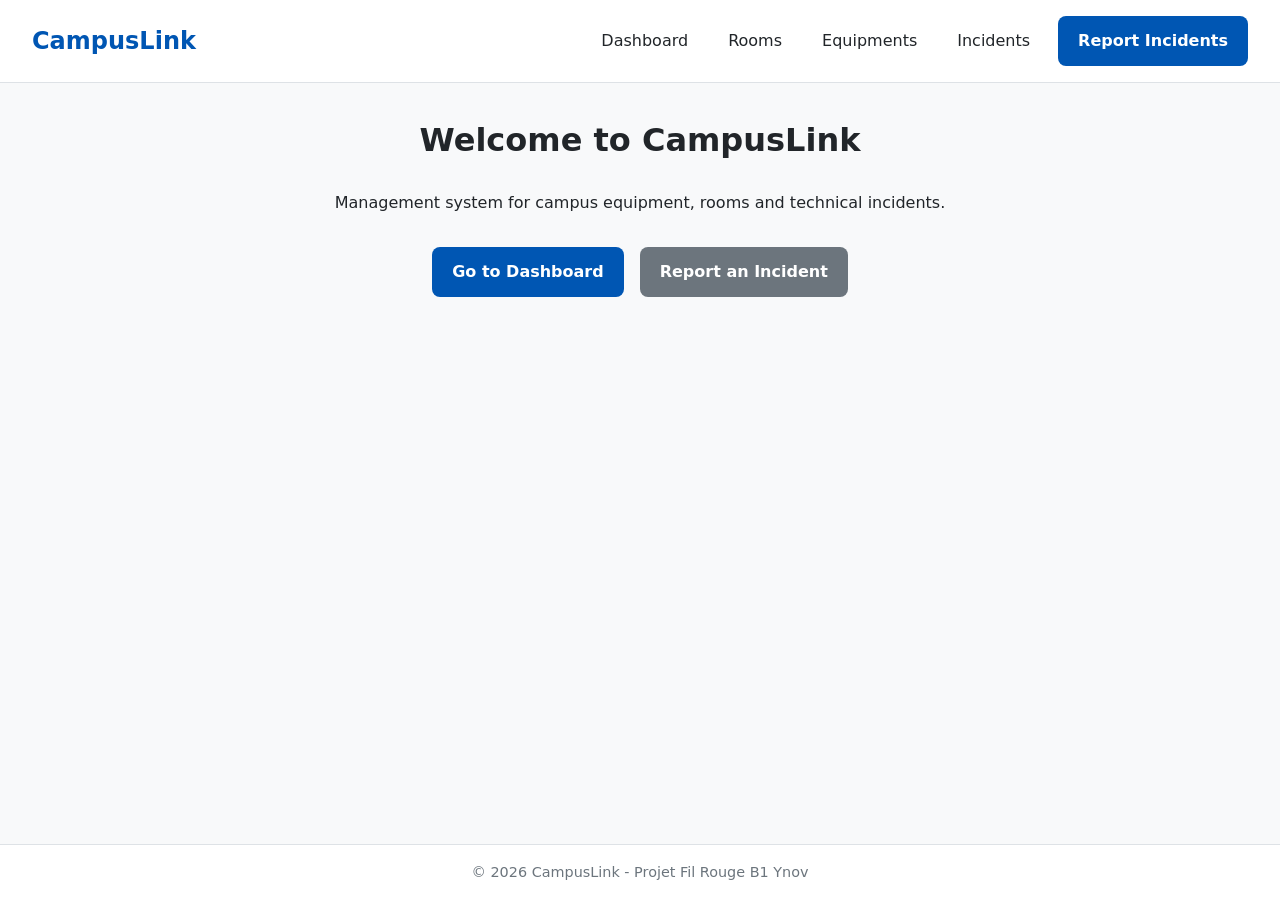
<file: index.html>
<!DOCTYPE html>
<html lang="en">
<head>
  <meta charset="UTF-8">
  <meta name="viewport" content="width=device-width, initial-scale=1.0">
  <title>CampusLink - Index</title>
  <link rel="stylesheet" href="css/style.css">
</head>
<body>
  <header>
    <a href="../index.html" class="logo">CampusLink</a>
    <nav aria-label="main nav">
      <ul>
        <li><a href="pages/dashboard.html">Dashboard</a></li>
        <li><a href="pages/rooms.html">Rooms</a></li>
        <li><a href="pages/equipments.html">Equipments</a></li>
        <li><a href="pages/incident.html">Incidents</a></li>
        <li><a href="pages/reports.html" class="btn">Report Incidents</a></li>
      </ul>
    </nav>
  </header>

  <main>
      <h1>Welcome to CampusLink</h1>
      <p>Management system for campus equipment, rooms and technical incidents.</p>
      <div style="margin-top: 2rem; display: flex; gap: 1rem; justify-content: center;">
        <a href="pages/dashboard.html" class="btn">Go to Dashboard</a>
        <a href="pages/reports.html" class="btn btn-secondary">Report an Incident</a>
      </div>
  </main>

  <footer>
    <p>&copy; 2026 CampusLink - Projet Fil Rouge B1 Ynov</p>
  </footer>
</body>
</html>
</file>
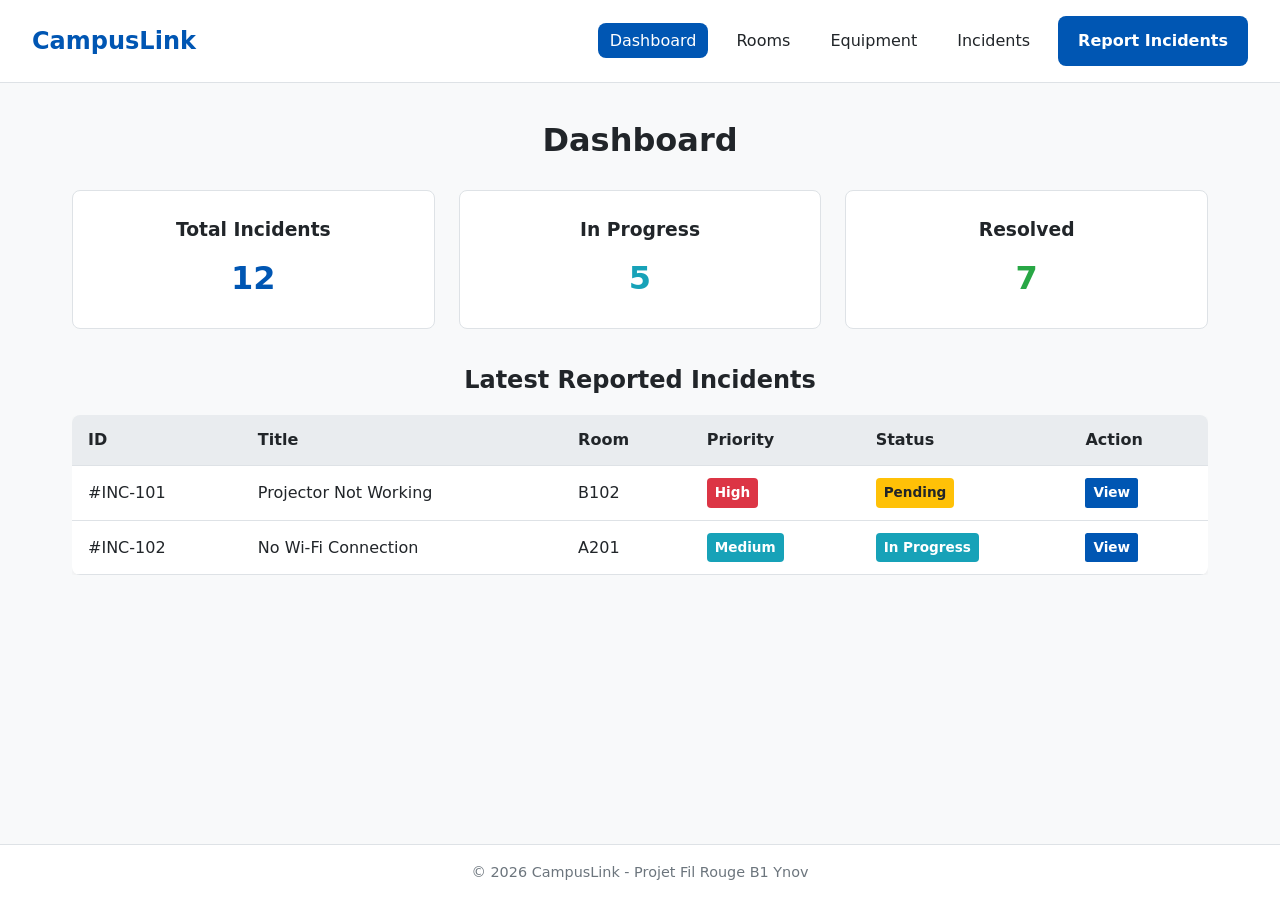
<file: pages/dashboard.html>
<!DOCTYPE html>
<html lang="en">
<head>
  <meta charset="UTF-8">
  <meta name="viewport" content="width=device-width, initial-scale=1.0">
  <title>CampusLink - Dashboard</title>
  <link rel="stylesheet" href="../css/style.css">
</head>
<body>
  <header>
    <a href="../index.html" class="logo">CampusLink</a>
    <nav aria-label="main nav">
      <ul>
        <li><a href="dashboard.html" class="active">Dashboard</a></li>
        <li><a href="rooms.html">Rooms</a></li>
        <li><a href="equipments.html">Equipment</a></li>
        <li><a href="incident.html">Incidents</a></li>
        <li><a href="reports.html" class="btn">Report Incidents</a></li>
      </ul>
    </nav>
  </header>

  <main>
      <h1>Dashboard</h1>

      <section class="grid-cards">
        <article class="card">
          <h3>Total Incidents</h3>
          <p style="font-size: 2rem; font-weight: bold; color: var(--primary-color);">12</p>
        </article>
        <article class="card">
          <h3>In Progress</h3>
          <p style="font-size: 2rem; font-weight: bold; color: var(--status-progress);">5</p>
        </article>
        <article class="card">
          <h3>Resolved</h3>
          <p style="font-size: 2rem; font-weight: bold; color: var(--status-resolved);">7</p>
        </article>
      </section>

      <section>
        <h2>Latest Reported Incidents</h2>
        <div class="table-responsive">
          <table>
            <thead>
              <tr>
                <th>ID</th>
                <th>Title</th>
                <th>Room</th>
                <th>Priority</th>
                <th>Status</th>
                <th>Action</th>
              </tr>
            </thead>
            <tbody>
              <tr>
                <td>#INC-101</td>
                <td>Projector Not Working</td>
                <td>B102</td>
                <td><span class="badge badge-danger">High</span></td>
                <td><span class="badge badge-pending">Pending</span></td>
                <td><a href="incident-detail.html" class="btn btn-sm">View</a></td>
              </tr>
              <tr>
                <td>#INC-102</td>
                <td>No Wi-Fi Connection</td>
                <td>A201</td>
                <td><span class="badge badge-progress">Medium</span></td>
                <td><span class="badge badge-progress">In Progress</span></td>
                <td><a href="incident-detail.html" class="btn btn-sm">View</a></td>
              </tr>
            </tbody>
          </table>
        </div>
      </section>
    </main>

  <footer>
    <p>&copy; 2026 CampusLink - Projet Fil Rouge B1 Ynov</p>
  </footer>
</body>
</html>
</file>
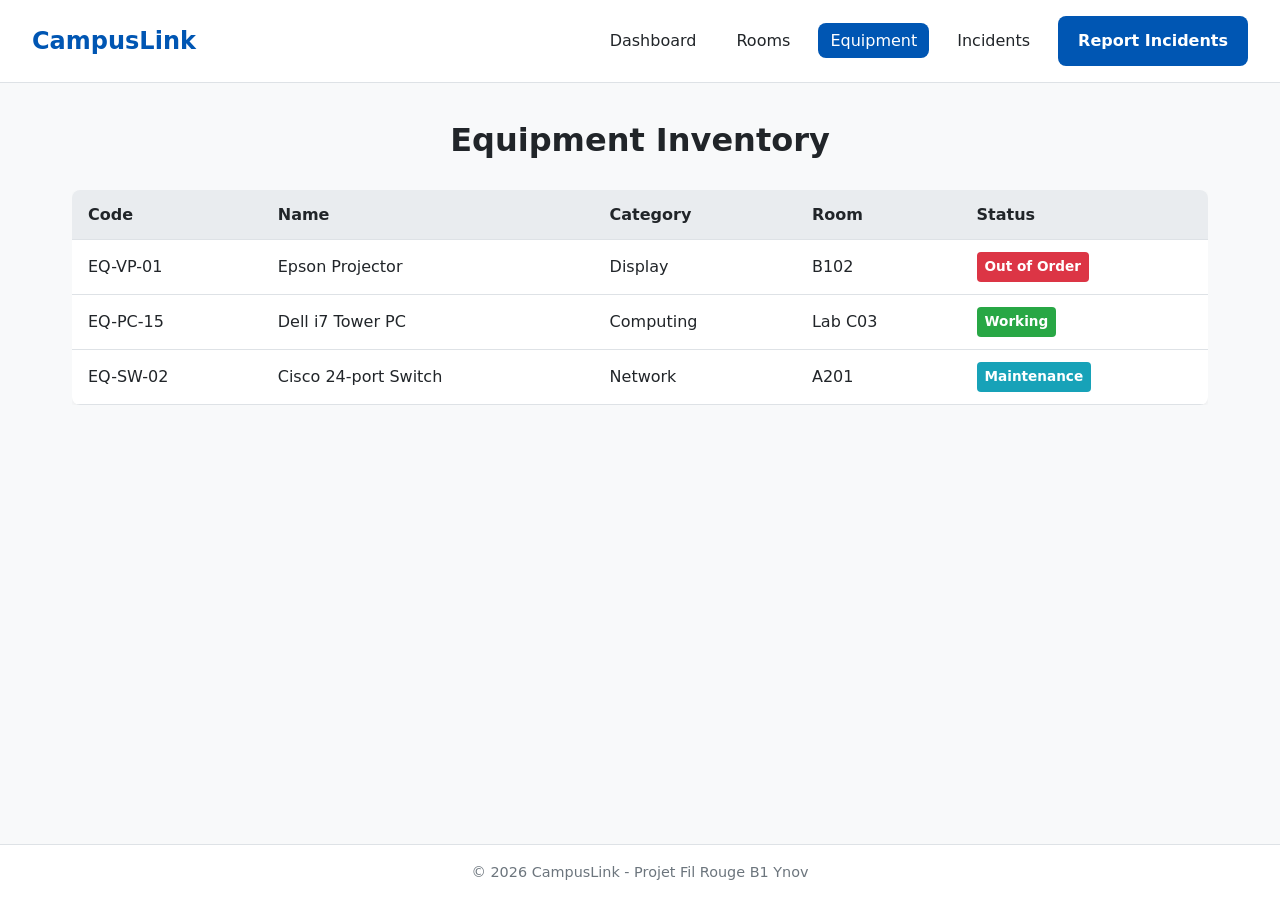
<file: pages/equipments.html>
<!DOCTYPE html>
<html lang="en">
<head>
  <meta charset="UTF-8">
  <meta name="viewport" content="width=device-width, initial-scale=1.0">
  <title>CampusLink - Equipment</title>
  <link rel="stylesheet" href="../css/style.css">
</head>
<body>
  <header>
    <a href="../index.html" class="logo">CampusLink</a>
    <nav aria-label="main nav">
      <ul>
        <li><a href="dashboard.html">Dashboard</a></li>
        <li><a href="rooms.html">Rooms</a></li>
        <li><a href="equipments.html" class="active">Equipment</a></li>
        <li><a href="incident.html">Incidents</a></li>
        <li><a href="reports.html" class="btn">Report Incidents</a></li>
      </ul>
    </nav>
  </header>

  <main>
    <h1>Equipment Inventory</h1>

    <div class="table-responsive">
      <table>
        <thead>
          <tr>
            <th>Code</th>
            <th>Name</th>
            <th>Category</th>
            <th>Room</th>
            <th>Status</th>
          </tr>
        </thead>
        <tbody>
          <tr>
            <td>EQ-VP-01</td>
            <td>Epson Projector</td>
            <td>Display</td>
            <td>B102</td>
            <td><span class="badge badge-danger">Out of Order</span></td>
          </tr>
          <tr>
            <td>EQ-PC-15</td>
            <td>Dell i7 Tower PC</td>
            <td>Computing</td>
            <td>Lab C03</td>
            <td><span class="badge badge-resolved">Working</span></td>
          </tr>
          <tr>
            <td>EQ-SW-02</td>
            <td>Cisco 24-port Switch</td>
            <td>Network</td>
            <td>A201</td>
            <td><span class="badge badge-progress">Maintenance</span></td>
          </tr>
        </tbody>
      </table>
    </div>
  </main>

  <footer>
    <p>&copy; 2026 CampusLink - Projet Fil Rouge B1 Ynov</p>
  </footer>
</body>
</html>
</file>
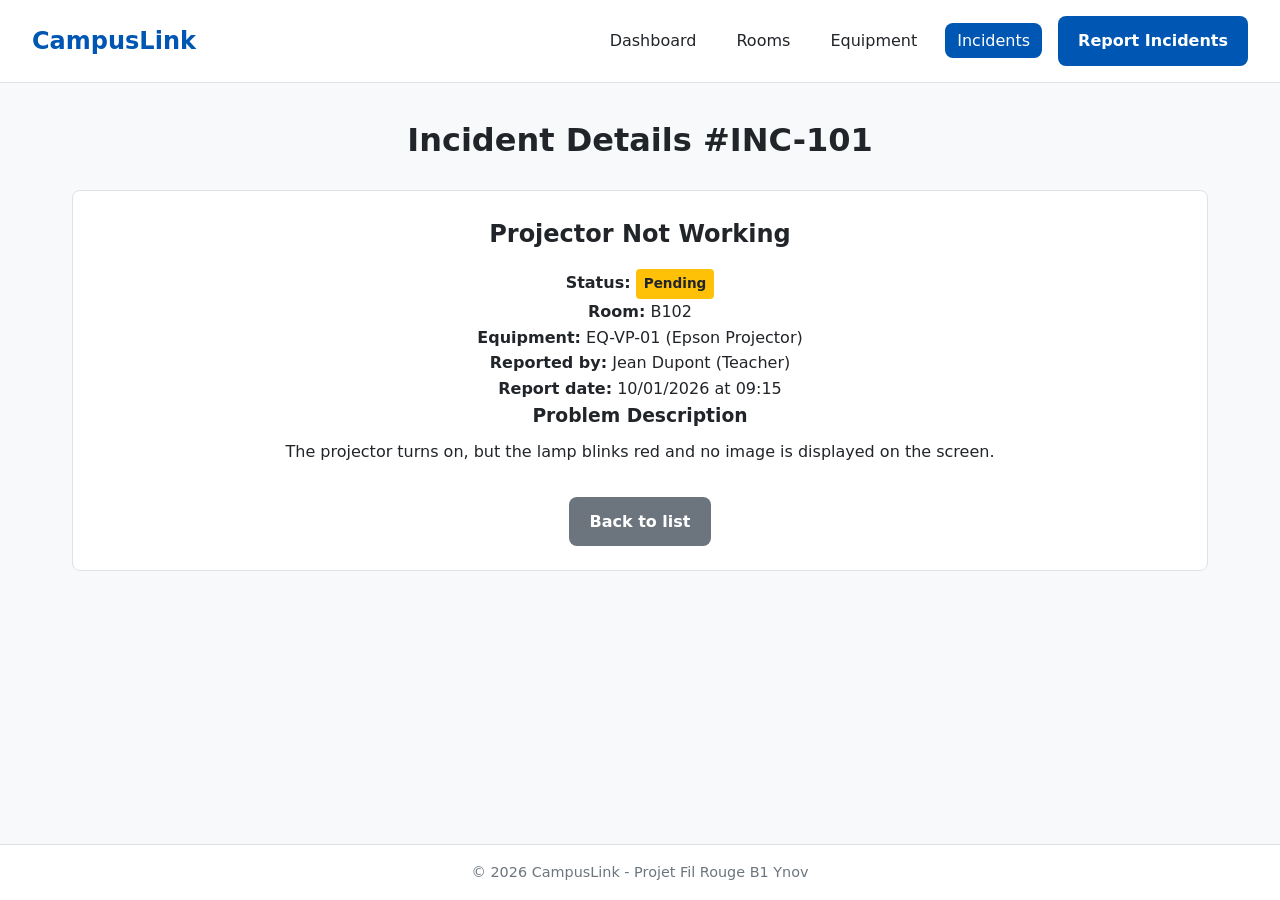
<file: pages/incident-detail.html>
<!DOCTYPE html>
<html lang="en">
<head>
  <meta charset="UTF-8">
  <meta name="viewport" content="width=device-width, initial-scale=1.0">
  <title>CampusLink - Incident Details</title>
  <link rel="stylesheet" href="../css/style.css">
</head>
<body>
  <header>
    <a href="../index.html" class="logo">CampusLink</a>
    <nav aria-label="main nav">
      <ul>
        <li><a href="dashboard.html">Dashboard</a></li>
        <li><a href="rooms.html">Rooms</a></li>
        <li><a href="equipments.html">Equipment</a></li>
        <li><a href="incident.html" class="active">Incidents</a></li>
        <li><a href="reports.html" class="btn">Report Incidents</a></li>
      </ul>
    </nav>
  </header>

  <main>
    <h1>Incident Details #INC-101</h1>

    <article class="card">
      <h2>Projector Not Working</h2>
      <p><strong>Status:</strong> <span class="badge badge-pending">Pending</span></p>
      <p><strong>Room:</strong> B102</p>
      <p><strong>Equipment:</strong> EQ-VP-01 (Epson Projector)</p>
      <p><strong>Reported by:</strong> Jean Dupont (Teacher)</p>
      <p><strong>Report date:</strong> 10/01/2026 at 09:15</p>

      <h3>Problem Description</h3>
      <p>The projector turns on, but the lamp blinks red and no image is displayed on the screen.</p>

      <div style="margin-top: 2rem;">
        <a href="incident.html" class="btn btn-secondary">Back to list</a>
      </div>
    </article>
  </main>

  <footer>
    <p>&copy; 2026 CampusLink - Projet Fil Rouge B1 Ynov</p>
  </footer>
</body>
</html>
</file>
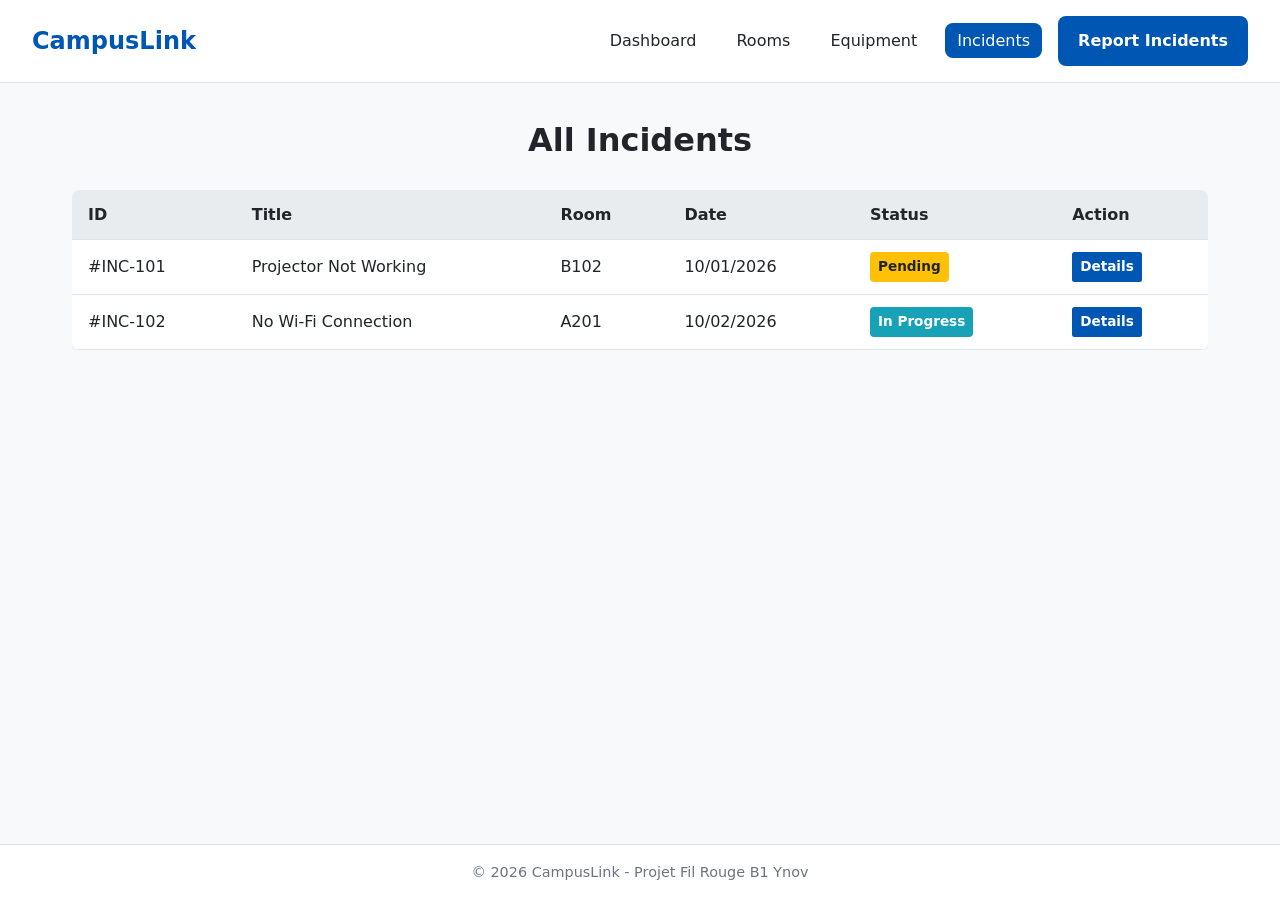
<file: pages/incident.html>
<!DOCTYPE html>
<html lang="en">
<head>
  <meta charset="UTF-8">
  <meta name="viewport" content="width=device-width, initial-scale=1.0">
  <title>CampusLink - Incidents</title>
  <link rel="stylesheet" href="../css/style.css">
</head>
<body>
  <header>
    <a href="../index.html" class="logo">CampusLink</a>
    <nav aria-label="main nav">
      <ul>
        <li><a href="dashboard.html">Dashboard</a></li>
        <li><a href="rooms.html">Rooms</a></li>
        <li><a href="equipments.html">Equipment</a></li>
        <li><a href="incident.html" class="active">Incidents</a></li>
        <li><a href="reports.html" class="btn">Report Incidents</a></li>
      </ul>
    </nav>
  </header>

  <main>
    <h1>All Incidents</h1>

    <div class="table-responsive">
      <table>
        <thead>
          <tr>
            <th>ID</th>
            <th>Title</th>
            <th>Room</th>
            <th>Date</th>
            <th>Status</th>
            <th>Action</th>
          </tr>
        </thead>
        <tbody>
          <tr>
            <td>#INC-101</td>
            <td>Projector Not Working</td>
            <td>B102</td>
            <td>10/01/2026</td>
            <td><span class="badge badge-pending">Pending</span></td>
            <td><a href="incident-detail.html" class="btn btn-sm">Details</a></td>
          </tr>
          <tr>
            <td>#INC-102</td>
            <td>No Wi-Fi Connection</td>
            <td>A201</td>
            <td>10/02/2026</td>
            <td><span class="badge badge-progress">In Progress</span></td>
            <td><a href="incident-detail.html" class="btn btn-sm">Details</a></td>
          </tr>
        </tbody>
      </table>
    </div>
  </main>

  <footer>
    <p>&copy; 2026 CampusLink - Projet Fil Rouge B1 Ynov</p>
  </footer>
</body>
</html>
</file>
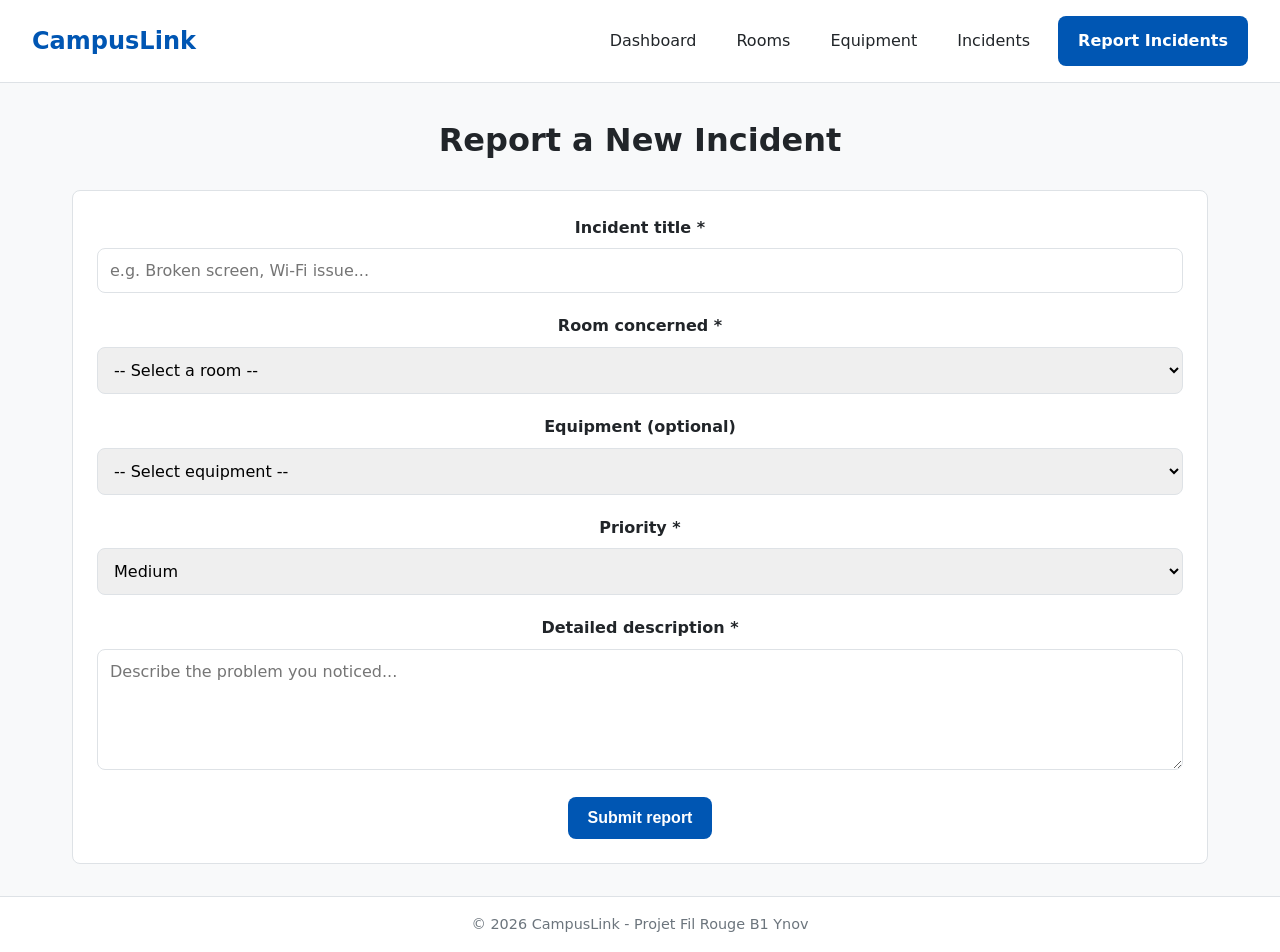
<file: pages/reports.html>
<!DOCTYPE html>
<html lang="en">
<head>
  <meta charset="UTF-8">
  <meta name="viewport" content="width=device-width, initial-scale=1.0">
  <title>CampusLink - Reports</title>
  <link rel="stylesheet" href="../css/style.css">
</head>
<body>
  <header>
    <a href="../index.html" class="logo">CampusLink</a>
    <nav aria-label="main nav">
      <ul>
        <li><a href="dashboard.html">Dashboard</a></li>
        <li><a href="rooms.html">Rooms</a></li>
        <li><a href="equipments.html">Equipment</a></li>
        <li><a href="incident.html">Incidents</a></li>
        <li><a href="reports.html" class="btn active">Report Incidents</a></li>
      </ul>
    </nav>
  </header>

  <main>
    <h1>Report a New Incident</h1>

    <section class="card">
      <form action="#" method="get">
        <div class="form-group">
          <label for="titre">Incident title *</label>
          <input type="text" id="titre" name="titre" required placeholder="e.g. Broken screen, Wi-Fi issue...">
        </div>

        <div class="form-group">
          <label for="salle">Room concerned *</label>
          <select id="salle" name="salle" required>
            <option value="">-- Select a room --</option>
            <option value="A101">Room A101</option>
            <option value="B102">Room B102</option>
            <option value="C03">Network Lab C03</option>
          </select>
        </div>

        <div class="form-group">
          <label for="equipement">Equipment (optional)</label>
          <select id="equipement" name="equipement">
            <option value="">-- Select equipment --</option>
            <option value="EQ-VP-01">Epson Projector</option>
            <option value="EQ-PC-15">Dell Tower PC</option>
          </select>
        </div>

        <div class="form-group">
          <label for="priorite">Priority *</label>
          <select id="priorite" name="priorite" required>
            <option value="Low">Low</option>
            <option value="Medium" selected>Medium</option>
            <option value="High">High</option>
          </select>
        </div>

        <div class="form-group">
          <label for="description">Detailed description *</label>
          <textarea id="description" name="description" rows="5" required placeholder="Describe the problem you noticed..."></textarea>
        </div>

        <button type="submit" class="btn">Submit report</button>
      </form>
    </section>
  </main>

  <footer>
    <p>&copy; 2026 CampusLink - Projet Fil Rouge B1 Ynov</p>
  </footer>
</body>
</html>
</file>
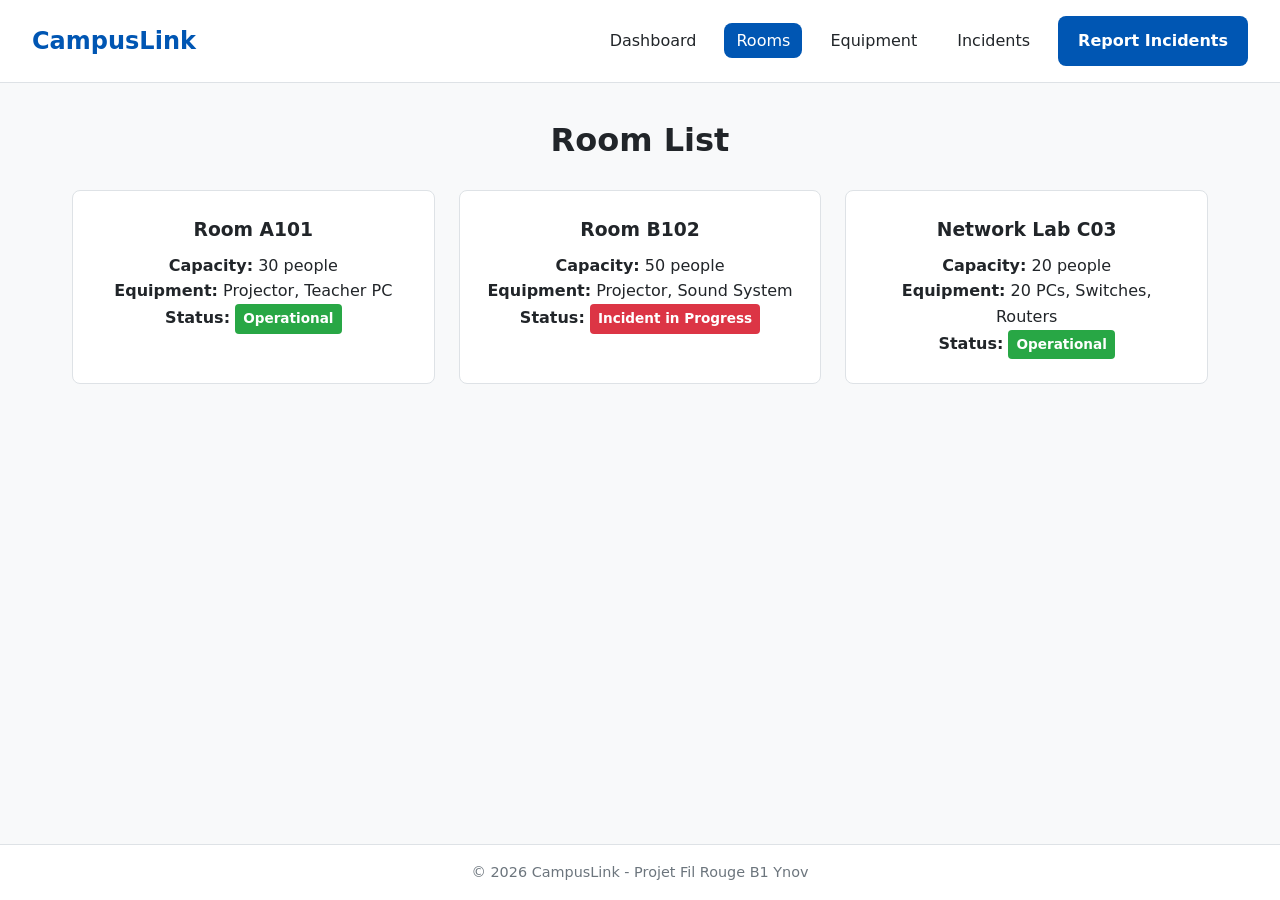
<file: pages/rooms.html>
<!DOCTYPE html>
<html lang="en">
<head>
  <meta charset="UTF-8">
  <meta name="viewport" content="width=device-width, initial-scale=1.0">
  <title>CampusLink - Rooms</title>
  <link rel="stylesheet" href="../css/style.css">
</head>
<body>
  <header>
    <a href="../index.html" class="logo">CampusLink</a>
    <nav aria-label="main nav">
      <ul>
        <li><a href="dashboard.html">Dashboard</a></li>
        <li><a href="rooms.html" class="active">Rooms</a></li>
        <li><a href="equipments.html">Equipment</a></li>
        <li><a href="incident.html">Incidents</a></li>
        <li><a href="reports.html" class="btn">Report Incidents</a></li>
      </ul>
    </nav>
  </header>

  <main>
    <h1>Room List</h1>

    <section class="grid-cards">
      <article class="card">
        <h3>Room A101</h3>
        <p><strong>Capacity:</strong> 30 people</p>
        <p><strong>Equipment:</strong> Projector, Teacher PC</p>
        <p><strong>Status:</strong> <span class="badge badge-resolved">Operational</span></p>
      </article>

      <article class="card">
        <h3>Room B102</h3>
        <p><strong>Capacity:</strong> 50 people</p>
        <p><strong>Equipment:</strong> Projector, Sound System</p>
        <p><strong>Status:</strong> <span class="badge badge-danger">Incident in Progress</span></p>
      </article>

      <article class="card">
        <h3>Network Lab C03</h3>
        <p><strong>Capacity:</strong> 20 people</p>
        <p><strong>Equipment:</strong> 20 PCs, Switches, Routers</p>
        <p><strong>Status:</strong> <span class="badge badge-resolved">Operational</span></p>
      </article>
    </section>
  </main>

  <footer>
    <p>&copy; 2026 CampusLink - Projet Fil Rouge B1 Ynov</p>
  </footer>
</body>
</html>
</file>
<file: css/style.css>
:root {
  --primary-color: #0056b3;
  --primary-hover: #004085;
  --secondary-color: #6c757d;
  --bg-color: #f8f9fa;
  --card-bg: #ffffff;
  --text-color: #212529;
  --border-color: #dee2e6;

  --status-pending: #ffc107;
  --status-progress: #17a2b8;
  --status-resolved: #28a745;
  --status-danger: #dc3545;

  --font-family: system-ui, -apple-system, "Segoe UI", Roboto, sans-serif;
  --border-radius: 8px;
  --transition-speed: 0.2s ease-in-out;
}

* {
  box-sizing: border-box;
  margin: 0;
  padding: 0;
}

body {
  font-family: var(--font-family);
  background-color: var(--bg-color);
  color: var(--text-color);
  line-height: 1.6;
  display: flex;
  flex-direction: column;
  min-height: 100vh;
}

header {
  background-color: #ffffff;
  border-bottom: 1px solid var(--border-color);
  padding: 1rem 2rem;
  display: flex;
  justify-content: space-between;
  align-items: center;
  flex-wrap: wrap;
}

.logo {
  font-size: 1.5rem;
  font-weight: bold;
  color: var(--primary-color);
  text-decoration: none;
}

nav ul {
    display: flex;
    list-style: none;
    gap: 1rem;
    flex-wrap: wrap;
    align-items: center;
}

nav a {
  text-decoration: none;
  color: var(--text-color);
  font-weight: 500;
  padding: 0.5rem 0.75rem;
  border-radius: var(--border-radius);
  transition: background-color var(--transition-speed);
}


nav a:hover, nav a.active {
  background-color: var(--primary-color);
  color: #ffffff;
}

main {
  flex: 1;
  padding: 2rem;
  max-width: 1200px;
  margin: 0 auto;
  width: 100%;
  text-align:center;
}

h1 {
  margin-bottom: 1.5rem;
  font-size: 2rem;
}

h2 {
  margin-bottom: 1rem;
  font-size: 1.5rem;
}

.grid-cards {
  display: grid;
  grid-template-columns: repeat(auto-fit, minmax(280px, 1fr));
  gap: 1.5rem;
  margin-bottom: 2rem;
}

.card {
  background-color: var(--card-bg);
  border: 1px solid var(--border-color);
  border-radius: var(--border-radius);
  padding: 1.5rem;
}

.card h3 {
  margin-bottom: 0.5rem;
}

.badge {
  display: inline-block;
  padding: 0.25rem 0.5rem;
  border-radius: 4px;
  font-size: 0.85rem;
  font-weight: bold;
  color: #ffffff;
}

.badge-pending { background-color: var(--status-pending); color: #212529; }
.badge-progress { background-color: var(--status-progress); }
.badge-resolved { background-color: var(--status-resolved); }
.badge-danger { background-color: var(--status-danger); }

.table-responsive {
  overflow-x: auto;
  margin-bottom: 1.5rem;
}

table {
  width: 100%;
  border-collapse: collapse;
  background-color: var(--card-bg);
  border-radius: var(--border-radius);
  overflow: hidden;
  box-shadow: 0 2px 4px rgba(0, 0, 0, 0.05);
}

th, td {
  padding: 0.75rem 1rem;
  text-align: left;
  border-bottom: 1px solid var(--border-color);
}

th {
  background-color: #e9ecef;
  font-weight: 600;
}

tr:hover {
  background-color: #f1f3f5;
}

.form-group {
  margin-bottom: 1.25rem;
}

label {
  display: block;
  font-weight: 600;
  margin-bottom: 0.5rem;
}

input[type="text"],
input[type="email"],
select,
textarea {
  width: 100%;
  padding: 0.75rem;
  border: 1px solid var(--border-color);
  border-radius: var(--border-radius);
  font-size: 1rem;
  font-family: inherit;
}

input:focus, select:focus, textarea:focus {
  outline: 2px solid var(--primary-color);
}

.btn {
  display: inline-block;
  padding: 0.75rem 1.25rem;
  border: none;
  border-radius: var(--border-radius);
  background-color: var(--primary-color);
  color: #ffffff;
  font-size: 1rem;
  font-weight: 600;
  cursor: pointer;
  text-decoration: none;
  transition: background-color var(--transition-speed);
}

.btn-sm {
  padding: 0.25rem 0.5rem;
  font-size: 0.85rem;
  border-radius: 2.5px;
}

.btn:hover {
  background-color: var(--primary-hover);
}

.btn-secondary {
  background-color: var(--secondary-color);
}

footer {
  background-color: #ffffff;
  border-top: 1px solid var(--border-color);
  text-align: center;
  padding: 1rem;
  margin-top: auto;
  font-size: 0.9rem;
  color: var(--secondary-color);
}

@media (max-width: 768px) {
  header {
    flex-direction: column;
    align-items: flex-start;
    gap: 1rem;
  }

  nav ul {
    flex-direction: column;
    width: 100%;
  }

  nav a {
    display: block;
  }
}
</file>
